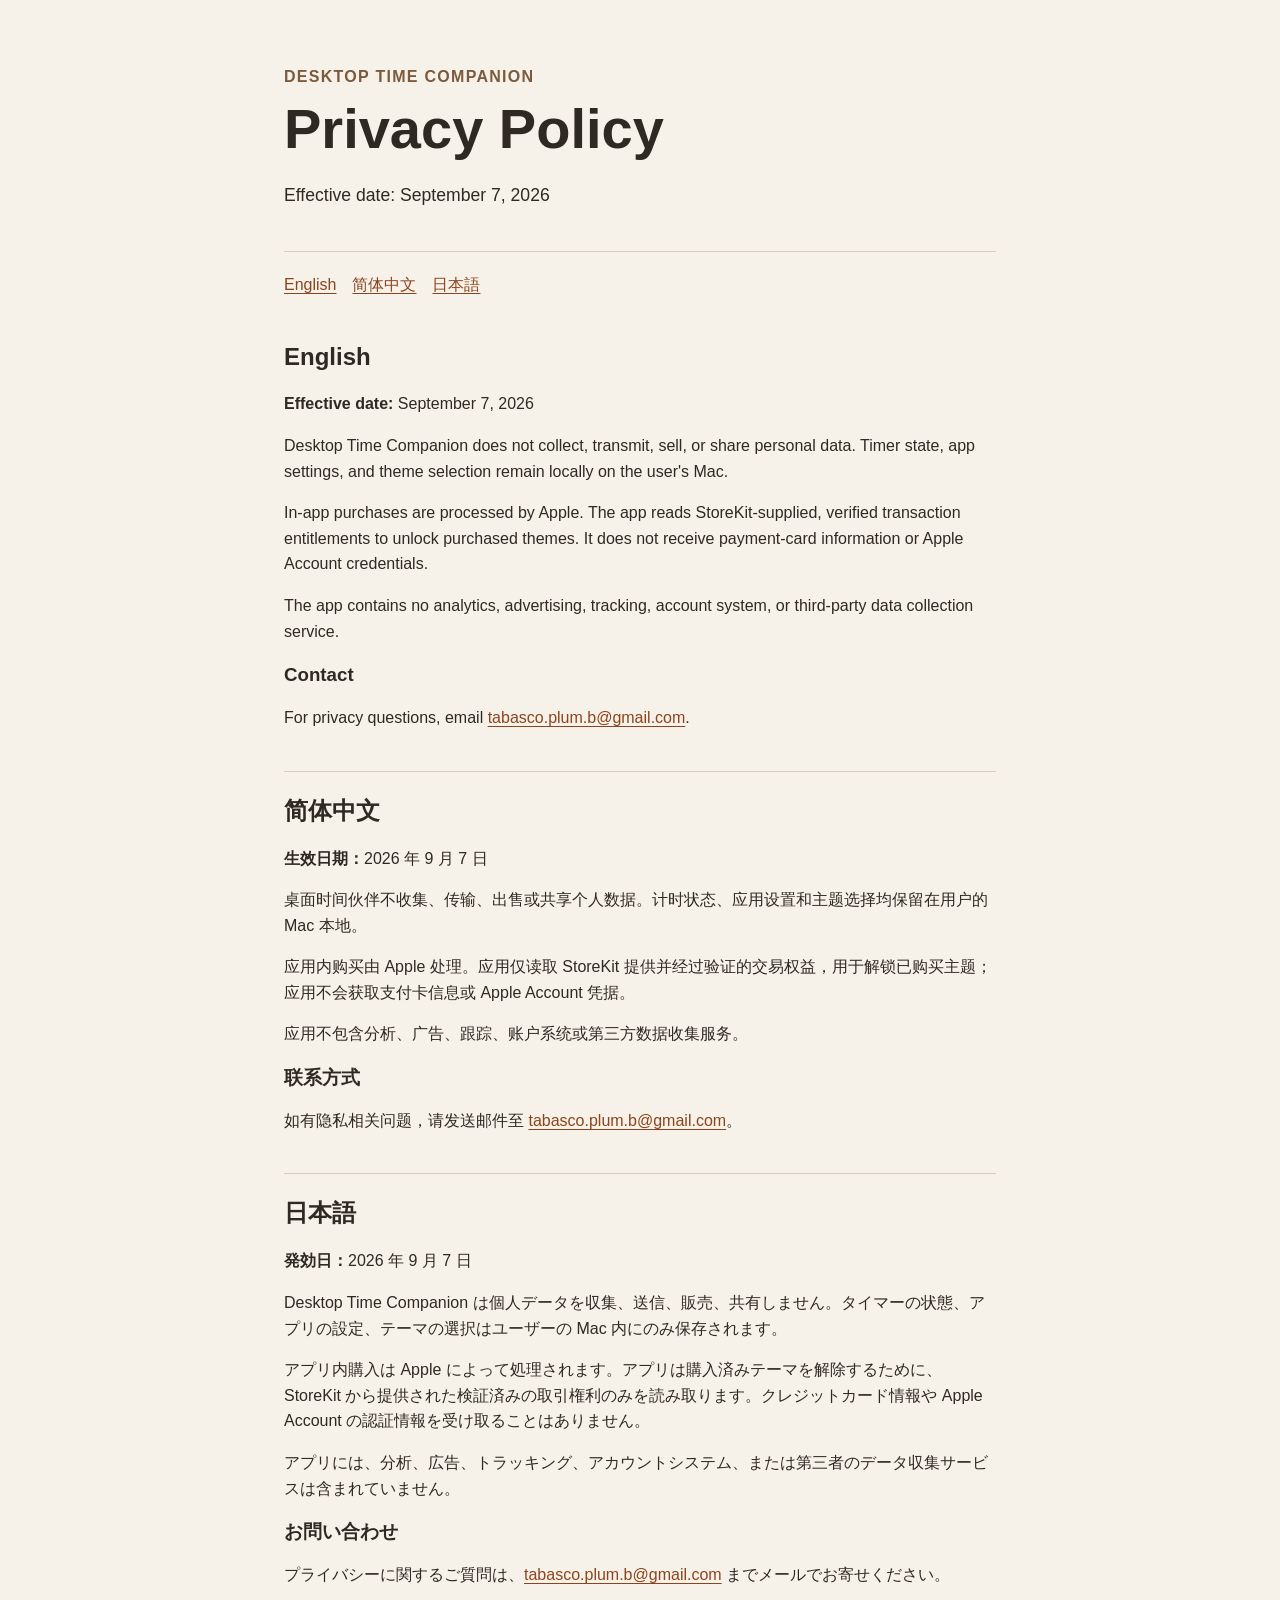
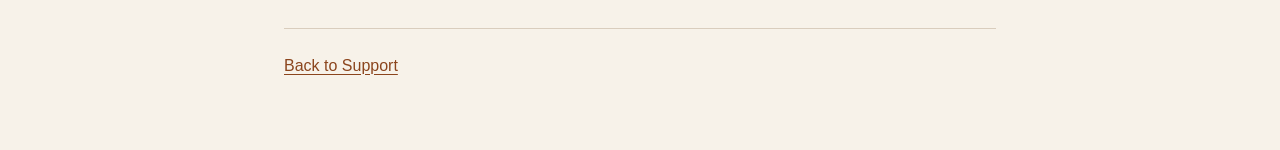
<file: public/cat-time-companion/privacy/index.html>
<!doctype html>
<html lang="en">
<head>
  <meta charset="utf-8">
  <meta name="viewport" content="width=device-width, initial-scale=1">
  <meta name="description" content="Privacy policy for Desktop Time Companion for macOS.">
  <link rel="canonical" href="https://b-plum.com/cat-time-companion/privacy/">
  <title>Desktop Time Companion Privacy Policy</title>
  <link rel="stylesheet" href="../styles.css">
</head>
<body>
  <main>
    <header>
      <p class="eyebrow">Desktop Time Companion</p>
      <h1>Privacy Policy</h1>
      <p class="intro">Effective date: September 7, 2026</p>
    </header>

    <nav aria-label="Page languages">
      <a href="#english">English</a>
      <a href="#simplified-chinese" lang="zh-Hans">简体中文</a>
      <a href="#japanese" lang="ja">日本語</a>
    </nav>

    <section id="english" lang="en">
      <h2>English</h2>
      <p><strong>Effective date:</strong> September 7, 2026</p>
      <p>Desktop Time Companion does not collect, transmit, sell, or share personal data. Timer state, app settings, and theme selection remain locally on the user's Mac.</p>
      <p>In-app purchases are processed by Apple. The app reads StoreKit-supplied, verified transaction entitlements to unlock purchased themes. It does not receive payment-card information or Apple Account credentials.</p>
      <p>The app contains no analytics, advertising, tracking, account system, or third-party data collection service.</p>
      <h3>Contact</h3>
      <p>For privacy questions, email <a href="mailto:tabasco.plum.b@gmail.com">tabasco.plum.b@gmail.com</a>.</p>
    </section>

    <section id="simplified-chinese" lang="zh-Hans">
      <h2>简体中文</h2>
      <p><strong>生效日期：</strong>2026 年 9 月 7 日</p>
      <p>桌面时间伙伴不收集、传输、出售或共享个人数据。计时状态、应用设置和主题选择均保留在用户的 Mac 本地。</p>
      <p>应用内购买由 Apple 处理。应用仅读取 StoreKit 提供并经过验证的交易权益，用于解锁已购买主题；应用不会获取支付卡信息或 Apple Account 凭据。</p>
      <p>应用不包含分析、广告、跟踪、账户系统或第三方数据收集服务。</p>
      <h3>联系方式</h3>
      <p>如有隐私相关问题，请发送邮件至 <a href="mailto:tabasco.plum.b@gmail.com">tabasco.plum.b@gmail.com</a>。</p>
    </section>

    <section id="japanese" lang="ja">
      <h2>日本語</h2>
      <p><strong>発効日：</strong>2026 年 9 月 7 日</p>
      <p>Desktop Time Companion は個人データを収集、送信、販売、共有しません。タイマーの状態、アプリの設定、テーマの選択はユーザーの Mac 内にのみ保存されます。</p>
      <p>アプリ内購入は Apple によって処理されます。アプリは購入済みテーマを解除するために、StoreKit から提供された検証済みの取引権利のみを読み取ります。クレジットカード情報や Apple Account の認証情報を受け取ることはありません。</p>
      <p>アプリには、分析、広告、トラッキング、アカウントシステム、または第三者のデータ収集サービスは含まれていません。</p>
      <h3>お問い合わせ</h3>
      <p>プライバシーに関するご質問は、<a href="mailto:tabasco.plum.b@gmail.com">tabasco.plum.b@gmail.com</a> までメールでお寄せください。</p>
    </section>

    <footer><a href="../support/">Back to Support</a></footer>
  </main>
</body>
</html>
</file>
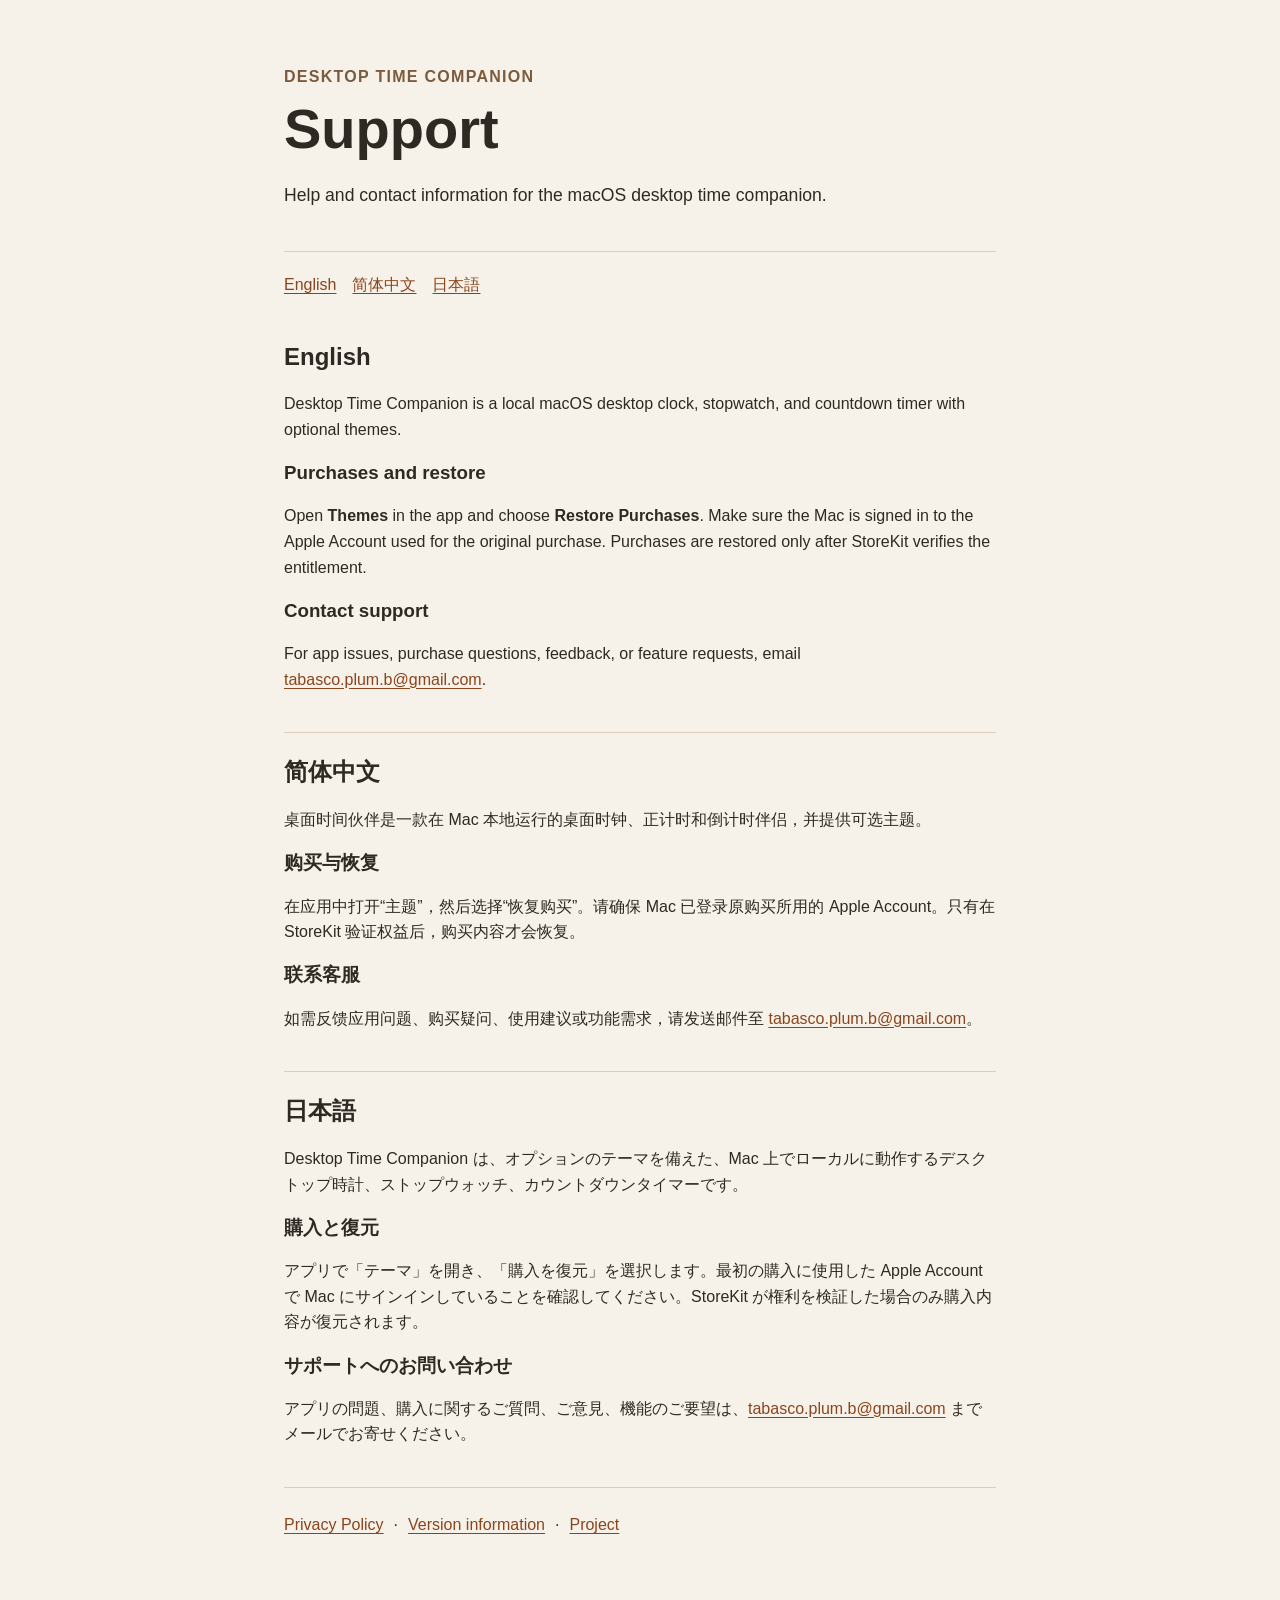
<file: public/cat-time-companion/support/index.html>
<!doctype html>
<html lang="en">
<head>
  <meta charset="utf-8">
  <meta name="viewport" content="width=device-width, initial-scale=1">
  <meta name="description" content="Support information for Desktop Time Companion for macOS.">
  <link rel="canonical" href="https://b-plum.com/cat-time-companion/support/">
  <title>Desktop Time Companion Support</title>
  <link rel="stylesheet" href="../styles.css">
</head>
<body>
  <main>
    <header>
      <p class="eyebrow">Desktop Time Companion</p>
      <h1>Support</h1>
      <p class="intro">Help and contact information for the macOS desktop time companion.</p>
    </header>

    <nav aria-label="Page languages">
      <a href="#english">English</a>
      <a href="#simplified-chinese" lang="zh-Hans">简体中文</a>
      <a href="#japanese" lang="ja">日本語</a>
    </nav>

    <section id="english" lang="en">
      <h2>English</h2>
      <p>Desktop Time Companion is a local macOS desktop clock, stopwatch, and countdown timer with optional themes.</p>
      <h3>Purchases and restore</h3>
      <p>Open <strong>Themes</strong> in the app and choose <strong>Restore Purchases</strong>. Make sure the Mac is signed in to the Apple Account used for the original purchase. Purchases are restored only after StoreKit verifies the entitlement.</p>
      <h3>Contact support</h3>
      <p>For app issues, purchase questions, feedback, or feature requests, email <a href="mailto:tabasco.plum.b@gmail.com">tabasco.plum.b@gmail.com</a>.</p>
    </section>

    <section id="simplified-chinese" lang="zh-Hans">
      <h2>简体中文</h2>
      <p>桌面时间伙伴是一款在 Mac 本地运行的桌面时钟、正计时和倒计时伴侣，并提供可选主题。</p>
      <h3>购买与恢复</h3>
      <p>在应用中打开“主题”，然后选择“恢复购买”。请确保 Mac 已登录原购买所用的 Apple Account。只有在 StoreKit 验证权益后，购买内容才会恢复。</p>
      <h3>联系客服</h3>
      <p>如需反馈应用问题、购买疑问、使用建议或功能需求，请发送邮件至 <a href="mailto:tabasco.plum.b@gmail.com">tabasco.plum.b@gmail.com</a>。</p>
    </section>

    <section id="japanese" lang="ja">
      <h2>日本語</h2>
      <p>Desktop Time Companion は、オプションのテーマを備えた、Mac 上でローカルに動作するデスクトップ時計、ストップウォッチ、カウントダウンタイマーです。</p>
      <h3>購入と復元</h3>
      <p>アプリで「テーマ」を開き、「購入を復元」を選択します。最初の購入に使用した Apple Account で Mac にサインインしていることを確認してください。StoreKit が権利を検証した場合のみ購入内容が復元されます。</p>
      <h3>サポートへのお問い合わせ</h3>
      <p>アプリの問題、購入に関するご質問、ご意見、機能のご要望は、<a href="mailto:tabasco.plum.b@gmail.com">tabasco.plum.b@gmail.com</a> までメールでお寄せください。</p>
    </section>

    <footer>
      <a href="../privacy/">Privacy Policy</a>
      <span aria-hidden="true">·</span>
      <a href="../versions/">Version information</a>
      <span aria-hidden="true">·</span>
      <a href="/en/projects/cat-time-companion">Project</a>
    </footer>
  </main>
</body>
</html>
</file>
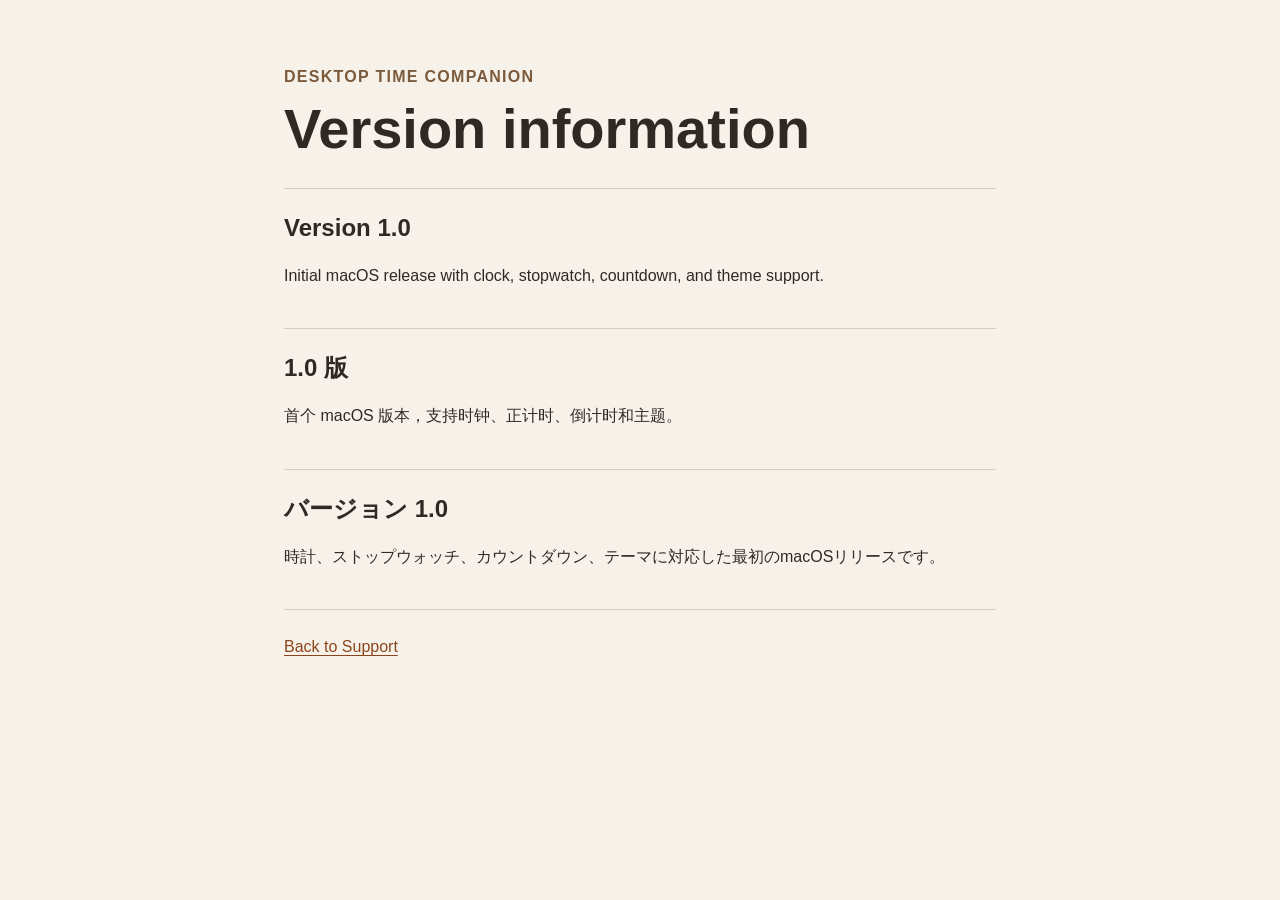
<file: public/cat-time-companion/versions/index.html>
<!doctype html>
<html lang="en">
<head>
  <meta charset="utf-8">
  <meta name="viewport" content="width=device-width, initial-scale=1">
  <meta name="description" content="Version information for Desktop Time Companion for macOS.">
  <link rel="canonical" href="https://b-plum.com/cat-time-companion/versions/">
  <title>Desktop Time Companion Version Information</title>
  <link rel="stylesheet" href="../styles.css">
</head>
<body>
  <main>
    <header>
      <p class="eyebrow">Desktop Time Companion</p>
      <h1>Version information</h1>
    </header>
    <section lang="en"><h2>Version 1.0</h2><p>Initial macOS release with clock, stopwatch, countdown, and theme support.</p></section>
    <section lang="zh-Hans"><h2>1.0 版</h2><p>首个 macOS 版本，支持时钟、正计时、倒计时和主题。</p></section>
    <section lang="ja"><h2>バージョン 1.0</h2><p>時計、ストップウォッチ、カウントダウン、テーマに対応した最初のmacOSリリースです。</p></section>
    <footer><a href="../support/">Back to Support</a></footer>
  </main>
</body>
</html>
</file>
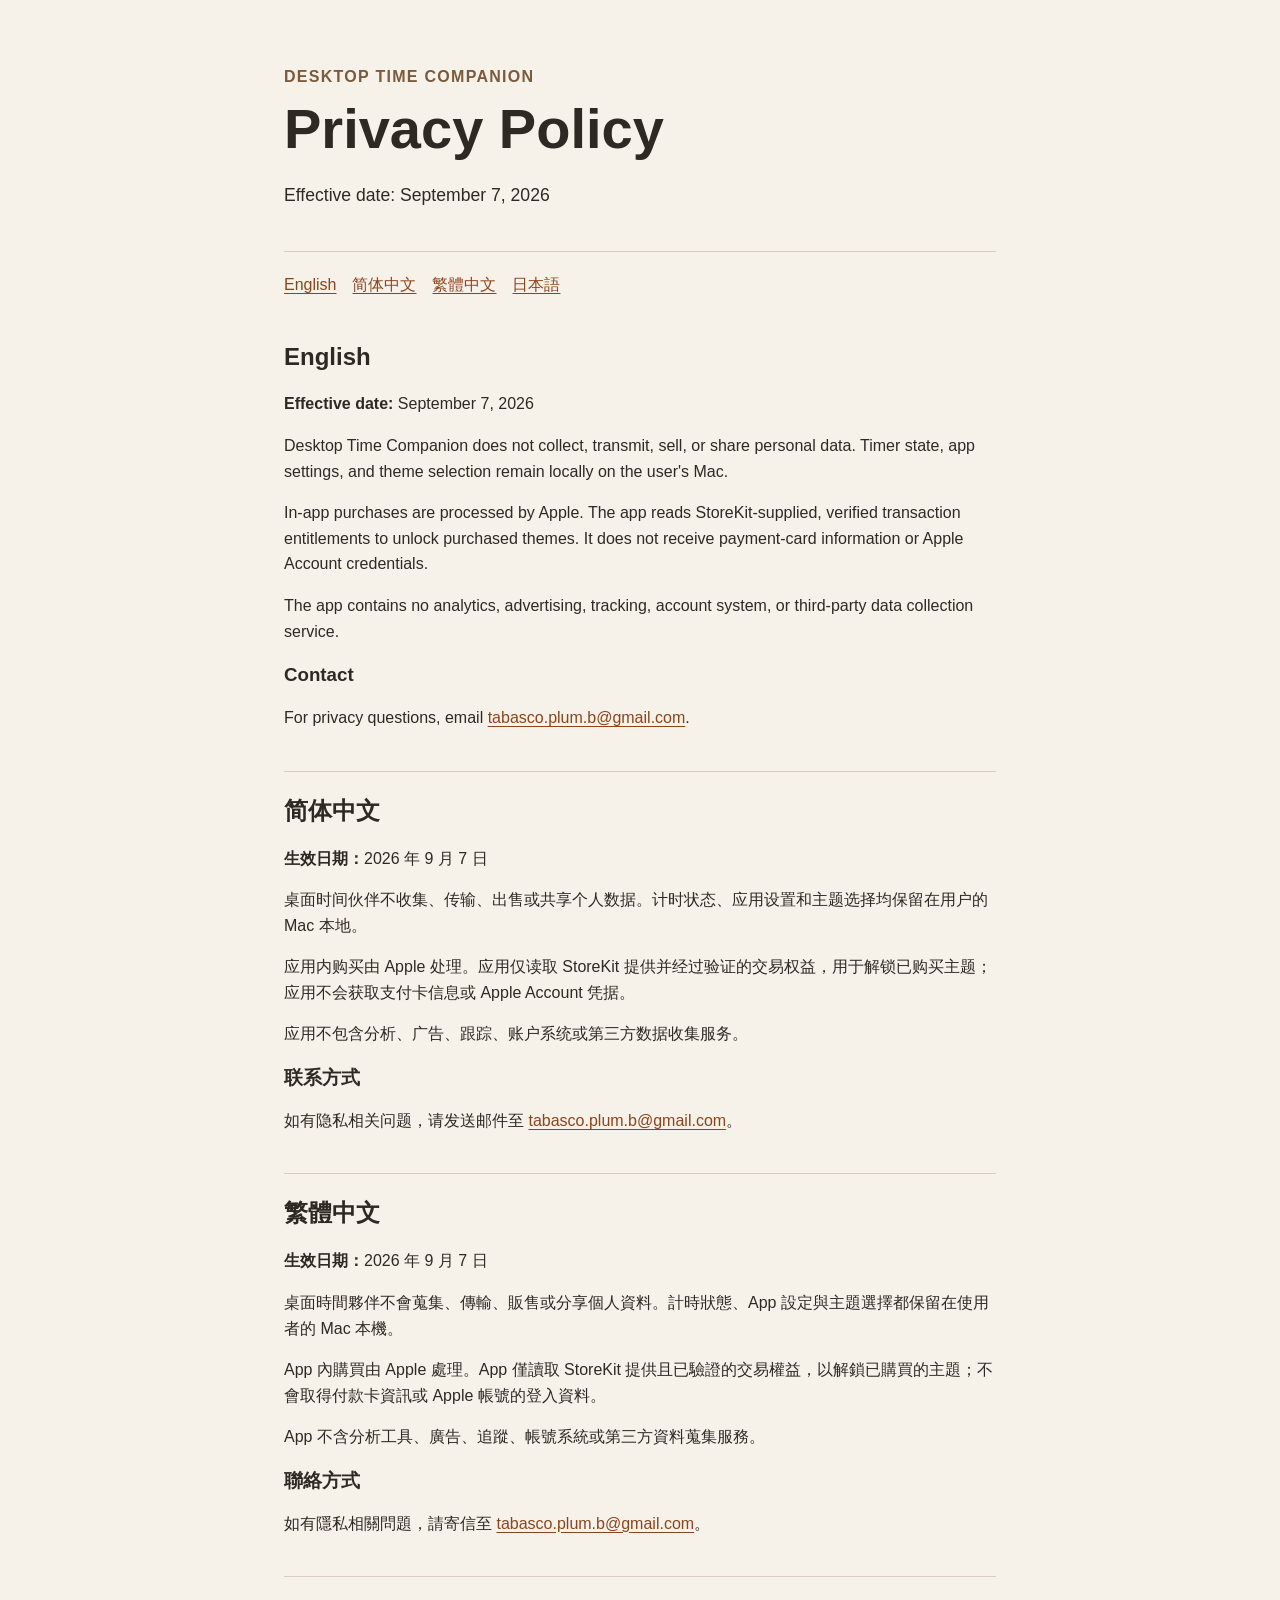
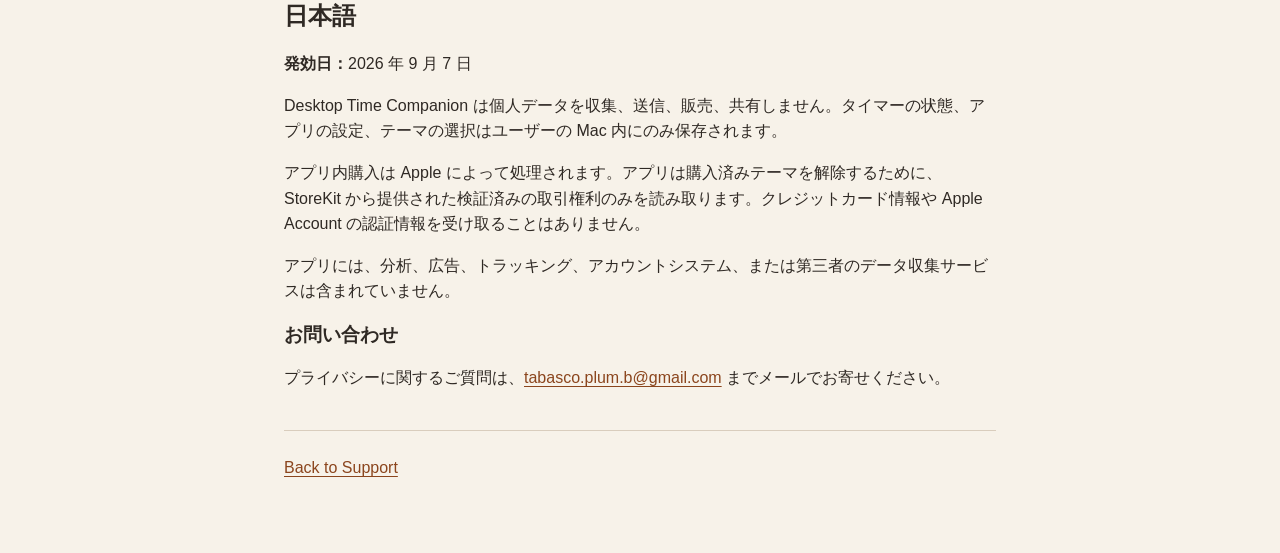
<file: public/desktop-time-companion/privacy/index.html>
<!doctype html>
<html lang="en">
<head>
  <meta charset="utf-8">
  <meta name="viewport" content="width=device-width, initial-scale=1">
  <meta name="description" content="Privacy policy for Desktop Time Companion for macOS.">
  <link rel="canonical" href="https://b-plum.com/desktop-time-companion/privacy/">
  <title>Desktop Time Companion Privacy Policy</title>
  <link rel="stylesheet" href="../styles.css">
</head>
<body>
  <main>
    <header>
      <p class="eyebrow">Desktop Time Companion</p>
      <h1>Privacy Policy</h1>
      <p class="intro">Effective date: September 7, 2026</p>
    </header>

    <nav aria-label="Page languages">
      <a href="#english">English</a>
      <a href="#simplified-chinese" lang="zh-Hans">简体中文</a>
      <a href="#traditional-chinese" lang="zh-Hant">繁體中文</a>
      <a href="#japanese" lang="ja">日本語</a>
    </nav>

    <section id="english" lang="en">
      <h2>English</h2>
      <p><strong>Effective date:</strong> September 7, 2026</p>
      <p>Desktop Time Companion does not collect, transmit, sell, or share personal data. Timer state, app settings, and theme selection remain locally on the user's Mac.</p>
      <p>In-app purchases are processed by Apple. The app reads StoreKit-supplied, verified transaction entitlements to unlock purchased themes. It does not receive payment-card information or Apple Account credentials.</p>
      <p>The app contains no analytics, advertising, tracking, account system, or third-party data collection service.</p>
      <h3>Contact</h3>
      <p>For privacy questions, email <a href="mailto:tabasco.plum.b@gmail.com">tabasco.plum.b@gmail.com</a>.</p>
    </section>

    <section id="simplified-chinese" lang="zh-Hans">
      <h2>简体中文</h2>
      <p><strong>生效日期：</strong>2026 年 9 月 7 日</p>
      <p>桌面时间伙伴不收集、传输、出售或共享个人数据。计时状态、应用设置和主题选择均保留在用户的 Mac 本地。</p>
      <p>应用内购买由 Apple 处理。应用仅读取 StoreKit 提供并经过验证的交易权益，用于解锁已购买主题；应用不会获取支付卡信息或 Apple Account 凭据。</p>
      <p>应用不包含分析、广告、跟踪、账户系统或第三方数据收集服务。</p>
      <h3>联系方式</h3>
      <p>如有隐私相关问题，请发送邮件至 <a href="mailto:tabasco.plum.b@gmail.com">tabasco.plum.b@gmail.com</a>。</p>
    </section>

    <section id="traditional-chinese" lang="zh-Hant">
      <h2>繁體中文</h2>
      <p><strong>生效日期：</strong>2026 年 9 月 7 日</p>
      <p>桌面時間夥伴不會蒐集、傳輸、販售或分享個人資料。計時狀態、App 設定與主題選擇都保留在使用者的 Mac 本機。</p>
      <p>App 內購買由 Apple 處理。App 僅讀取 StoreKit 提供且已驗證的交易權益，以解鎖已購買的主題；不會取得付款卡資訊或 Apple 帳號的登入資料。</p>
      <p>App 不含分析工具、廣告、追蹤、帳號系統或第三方資料蒐集服務。</p>
      <h3>聯絡方式</h3>
      <p>如有隱私相關問題，請寄信至 <a href="mailto:tabasco.plum.b@gmail.com">tabasco.plum.b@gmail.com</a>。</p>
    </section>

    <section id="japanese" lang="ja">
      <h2>日本語</h2>
      <p><strong>発効日：</strong>2026 年 9 月 7 日</p>
      <p>Desktop Time Companion は個人データを収集、送信、販売、共有しません。タイマーの状態、アプリの設定、テーマの選択はユーザーの Mac 内にのみ保存されます。</p>
      <p>アプリ内購入は Apple によって処理されます。アプリは購入済みテーマを解除するために、StoreKit から提供された検証済みの取引権利のみを読み取ります。クレジットカード情報や Apple Account の認証情報を受け取ることはありません。</p>
      <p>アプリには、分析、広告、トラッキング、アカウントシステム、または第三者のデータ収集サービスは含まれていません。</p>
      <h3>お問い合わせ</h3>
      <p>プライバシーに関するご質問は、<a href="mailto:tabasco.plum.b@gmail.com">tabasco.plum.b@gmail.com</a> までメールでお寄せください。</p>
    </section>

    <footer><a href="../support/">Back to Support</a></footer>
  </main>
</body>
</html>
</file>
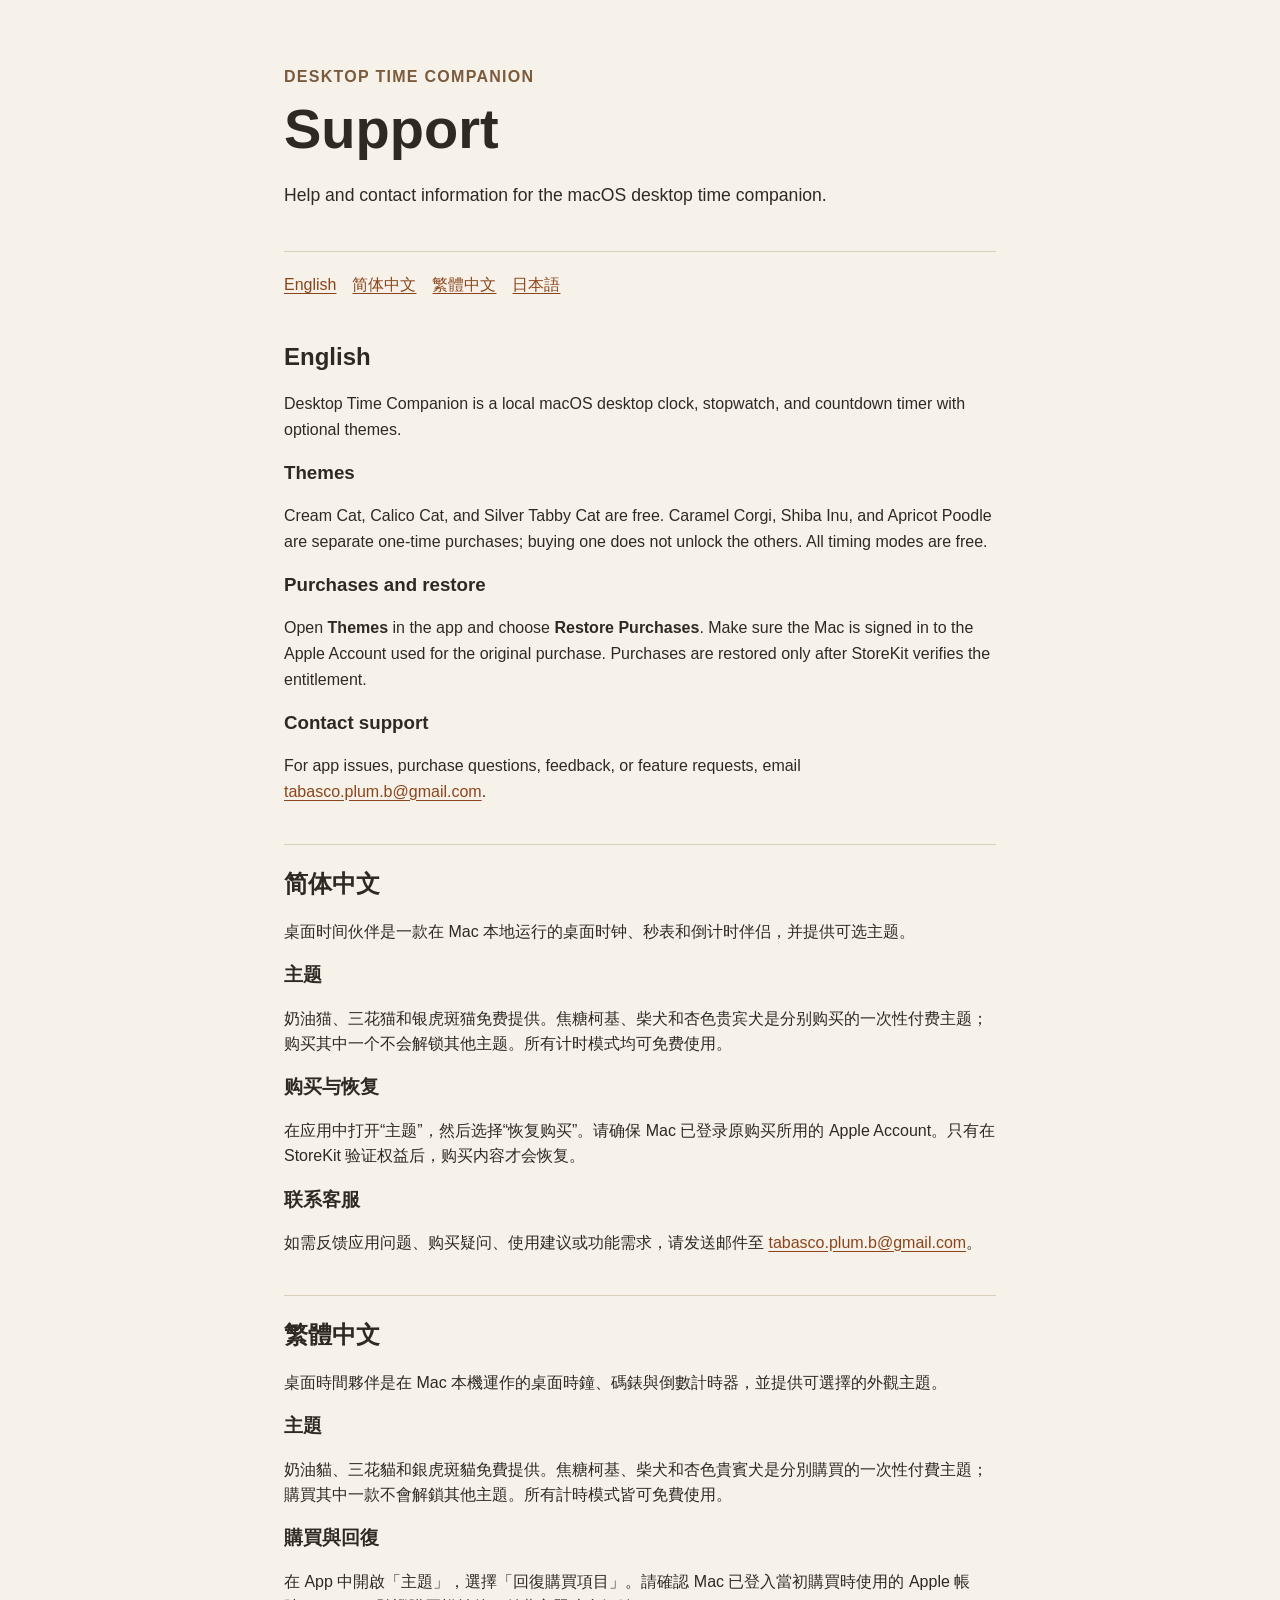
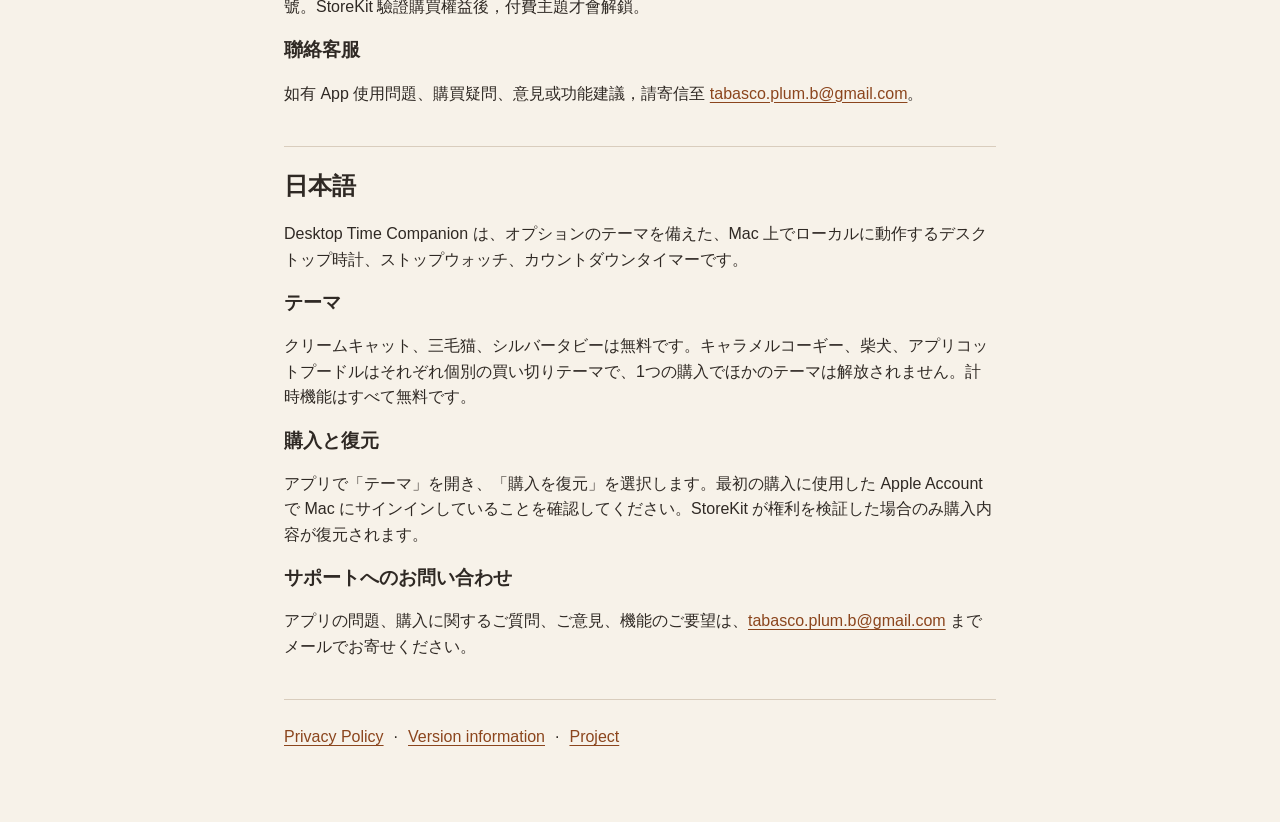
<file: public/desktop-time-companion/support/index.html>
<!doctype html>
<html lang="en">
<head>
  <meta charset="utf-8">
  <meta name="viewport" content="width=device-width, initial-scale=1">
  <meta name="description" content="Support information for Desktop Time Companion for macOS.">
  <link rel="canonical" href="https://b-plum.com/desktop-time-companion/support/">
  <title>Desktop Time Companion Support</title>
  <link rel="stylesheet" href="../styles.css">
</head>
<body>
  <main>
    <header>
      <p class="eyebrow">Desktop Time Companion</p>
      <h1>Support</h1>
      <p class="intro">Help and contact information for the macOS desktop time companion.</p>
    </header>

    <nav aria-label="Page languages">
      <a href="#english">English</a>
      <a href="#simplified-chinese" lang="zh-Hans">简体中文</a>
      <a href="#traditional-chinese" lang="zh-Hant">繁體中文</a>
      <a href="#japanese" lang="ja">日本語</a>
    </nav>

    <section id="english" lang="en">
      <h2>English</h2>
      <p>Desktop Time Companion is a local macOS desktop clock, stopwatch, and countdown timer with optional themes.</p>
      <h3>Themes</h3>
      <p>Cream Cat, Calico Cat, and Silver Tabby Cat are free. Caramel Corgi, Shiba Inu, and Apricot Poodle are separate one-time purchases; buying one does not unlock the others. All timing modes are free.</p>
      <h3>Purchases and restore</h3>
      <p>Open <strong>Themes</strong> in the app and choose <strong>Restore Purchases</strong>. Make sure the Mac is signed in to the Apple Account used for the original purchase. Purchases are restored only after StoreKit verifies the entitlement.</p>
      <h3>Contact support</h3>
      <p>For app issues, purchase questions, feedback, or feature requests, email <a href="mailto:tabasco.plum.b@gmail.com">tabasco.plum.b@gmail.com</a>.</p>
    </section>

    <section id="simplified-chinese" lang="zh-Hans">
      <h2>简体中文</h2>
      <p>桌面时间伙伴是一款在 Mac 本地运行的桌面时钟、秒表和倒计时伴侣，并提供可选主题。</p>
      <h3>主题</h3>
      <p>奶油猫、三花猫和银虎斑猫免费提供。焦糖柯基、柴犬和杏色贵宾犬是分别购买的一次性付费主题；购买其中一个不会解锁其他主题。所有计时模式均可免费使用。</p>
      <h3>购买与恢复</h3>
      <p>在应用中打开“主题”，然后选择“恢复购买”。请确保 Mac 已登录原购买所用的 Apple Account。只有在 StoreKit 验证权益后，购买内容才会恢复。</p>
      <h3>联系客服</h3>
      <p>如需反馈应用问题、购买疑问、使用建议或功能需求，请发送邮件至 <a href="mailto:tabasco.plum.b@gmail.com">tabasco.plum.b@gmail.com</a>。</p>
    </section>

    <section id="traditional-chinese" lang="zh-Hant">
      <h2>繁體中文</h2>
      <p>桌面時間夥伴是在 Mac 本機運作的桌面時鐘、碼錶與倒數計時器，並提供可選擇的外觀主題。</p>
      <h3>主題</h3>
      <p>奶油貓、三花貓和銀虎斑貓免費提供。焦糖柯基、柴犬和杏色貴賓犬是分別購買的一次性付費主題；購買其中一款不會解鎖其他主題。所有計時模式皆可免費使用。</p>
      <h3>購買與回復</h3>
      <p>在 App 中開啟「主題」，選擇「回復購買項目」。請確認 Mac 已登入當初購買時使用的 Apple 帳號。StoreKit 驗證購買權益後，付費主題才會解鎖。</p>
      <h3>聯絡客服</h3>
      <p>如有 App 使用問題、購買疑問、意見或功能建議，請寄信至 <a href="mailto:tabasco.plum.b@gmail.com">tabasco.plum.b@gmail.com</a>。</p>
    </section>

    <section id="japanese" lang="ja">
      <h2>日本語</h2>
      <p>Desktop Time Companion は、オプションのテーマを備えた、Mac 上でローカルに動作するデスクトップ時計、ストップウォッチ、カウントダウンタイマーです。</p>
      <h3>テーマ</h3>
      <p>クリームキャット、三毛猫、シルバータビーは無料です。キャラメルコーギー、柴犬、アプリコットプードルはそれぞれ個別の買い切りテーマで、1つの購入でほかのテーマは解放されません。計時機能はすべて無料です。</p>
      <h3>購入と復元</h3>
      <p>アプリで「テーマ」を開き、「購入を復元」を選択します。最初の購入に使用した Apple Account で Mac にサインインしていることを確認してください。StoreKit が権利を検証した場合のみ購入内容が復元されます。</p>
      <h3>サポートへのお問い合わせ</h3>
      <p>アプリの問題、購入に関するご質問、ご意見、機能のご要望は、<a href="mailto:tabasco.plum.b@gmail.com">tabasco.plum.b@gmail.com</a> までメールでお寄せください。</p>
    </section>

    <footer>
      <a href="../privacy/">Privacy Policy</a>
      <span aria-hidden="true">·</span>
      <a href="../versions/">Version information</a>
      <span aria-hidden="true">·</span>
      <a href="/en/projects/desktop-time-companion">Project</a>
    </footer>
  </main>
</body>
</html>
</file>
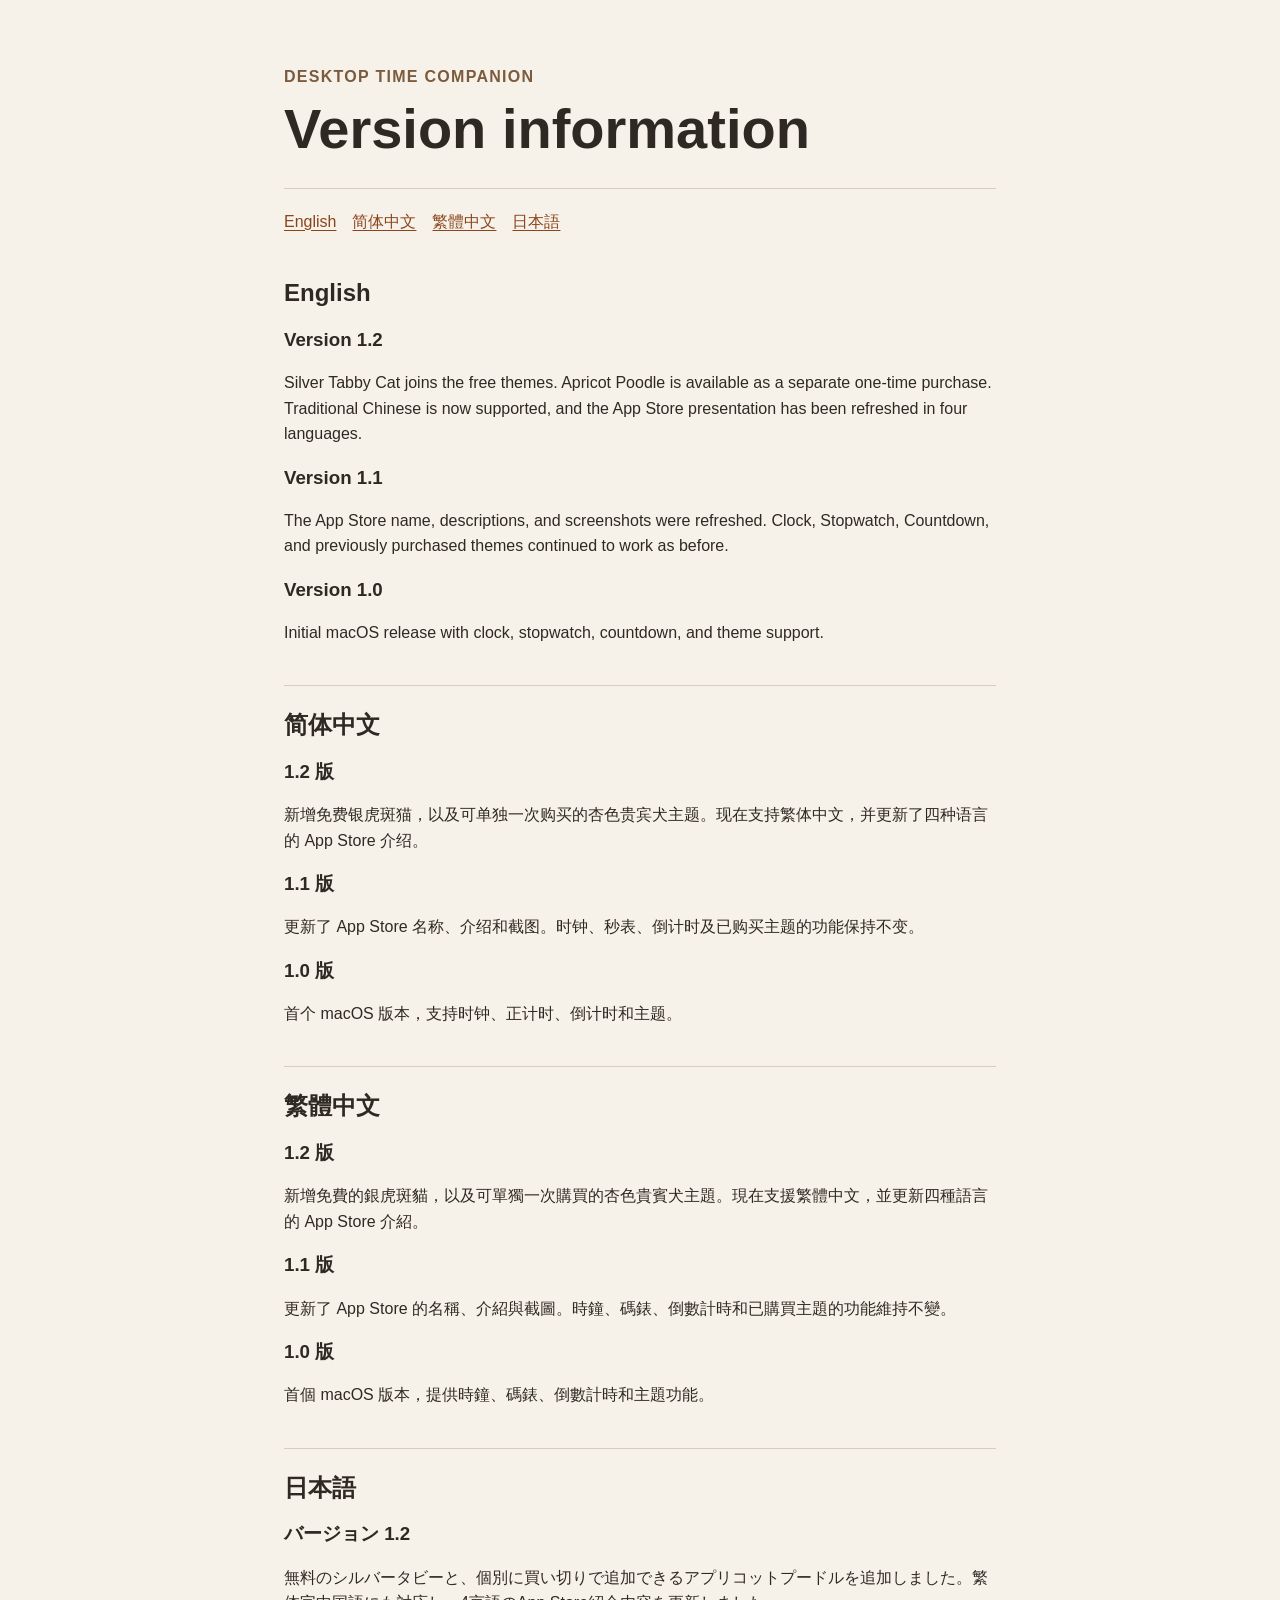
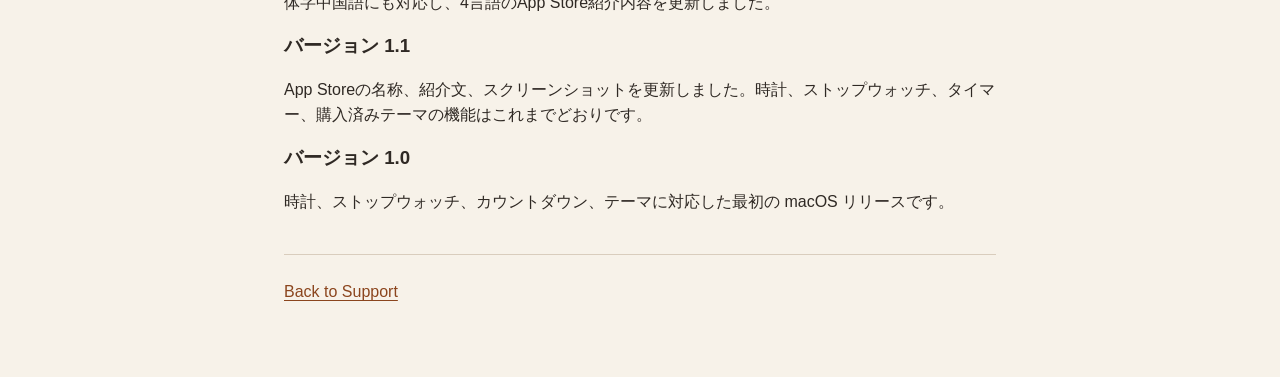
<file: public/desktop-time-companion/versions/index.html>
<!doctype html>
<html lang="en">
<head>
  <meta charset="utf-8">
  <meta name="viewport" content="width=device-width, initial-scale=1">
  <meta name="description" content="Version information for Desktop Time Companion for macOS.">
  <link rel="canonical" href="https://b-plum.com/desktop-time-companion/versions/">
  <title>Desktop Time Companion Version Information</title>
  <link rel="stylesheet" href="../styles.css">
</head>
<body>
  <main>
    <header>
      <p class="eyebrow">Desktop Time Companion</p>
      <h1>Version information</h1>
    </header>

    <nav aria-label="Page languages">
      <a href="#english">English</a>
      <a href="#simplified-chinese" lang="zh-Hans">简体中文</a>
      <a href="#traditional-chinese" lang="zh-Hant">繁體中文</a>
      <a href="#japanese" lang="ja">日本語</a>
    </nav>

    <section id="english" lang="en">
      <h2>English</h2>
      <h3>Version 1.2</h3>
      <p>Silver Tabby Cat joins the free themes. Apricot Poodle is available as a separate one-time purchase. Traditional Chinese is now supported, and the App Store presentation has been refreshed in four languages.</p>
      <h3>Version 1.1</h3>
      <p>The App Store name, descriptions, and screenshots were refreshed. Clock, Stopwatch, Countdown, and previously purchased themes continued to work as before.</p>
      <h3>Version 1.0</h3>
      <p>Initial macOS release with clock, stopwatch, countdown, and theme support.</p>
    </section>

    <section id="simplified-chinese" lang="zh-Hans">
      <h2>简体中文</h2>
      <h3>1.2 版</h3>
      <p>新增免费银虎斑猫，以及可单独一次购买的杏色贵宾犬主题。现在支持繁体中文，并更新了四种语言的 App Store 介绍。</p>
      <h3>1.1 版</h3>
      <p>更新了 App Store 名称、介绍和截图。时钟、秒表、倒计时及已购买主题的功能保持不变。</p>
      <h3>1.0 版</h3>
      <p>首个 macOS 版本，支持时钟、正计时、倒计时和主题。</p>
    </section>

    <section id="traditional-chinese" lang="zh-Hant">
      <h2>繁體中文</h2>
      <h3>1.2 版</h3>
      <p>新增免費的銀虎斑貓，以及可單獨一次購買的杏色貴賓犬主題。現在支援繁體中文，並更新四種語言的 App Store 介紹。</p>
      <h3>1.1 版</h3>
      <p>更新了 App Store 的名稱、介紹與截圖。時鐘、碼錶、倒數計時和已購買主題的功能維持不變。</p>
      <h3>1.0 版</h3>
      <p>首個 macOS 版本，提供時鐘、碼錶、倒數計時和主題功能。</p>
    </section>

    <section id="japanese" lang="ja">
      <h2>日本語</h2>
      <h3>バージョン 1.2</h3>
      <p>無料のシルバータビーと、個別に買い切りで追加できるアプリコットプードルを追加しました。繁体字中国語にも対応し、4言語のApp Store紹介内容を更新しました。</p>
      <h3>バージョン 1.1</h3>
      <p>App Storeの名称、紹介文、スクリーンショットを更新しました。時計、ストップウォッチ、タイマー、購入済みテーマの機能はこれまでどおりです。</p>
      <h3>バージョン 1.0</h3>
      <p>時計、ストップウォッチ、カウントダウン、テーマに対応した最初の macOS リリースです。</p>
    </section>

    <footer><a href="../support/">Back to Support</a></footer>
  </main>
</body>
</html>
</file>
<file: public/cat-time-companion/styles.css>
:root {
  color-scheme: light dark;
  font-family: -apple-system, BlinkMacSystemFont, "Segoe UI", sans-serif;
  line-height: 1.6;
}

body {
  margin: 0;
  color: #2f2924;
  background: #f7f2e9;
}

main {
  box-sizing: border-box;
  width: min(760px, 100%);
  margin: 0 auto;
  padding: 48px 24px;
}

header,
section,
footer {
  padding: 24px 0;
  border-bottom: 1px solid #d9cdbd;
}

header { padding-top: 0; }

.eyebrow {
  margin-bottom: 4px;
  color: #7b5a3d;
  font-weight: 700;
  letter-spacing: 0.08em;
  text-transform: uppercase;
}

h1,
h2,
h3 { line-height: 1.25; }

h1 {
  margin: 0;
  font-size: clamp(2rem, 7vw, 3.5rem);
}

h2 { margin-top: 0; }
.intro { font-size: 1.1rem; }

nav,
footer {
  display: flex;
  flex-wrap: wrap;
  gap: 16px;
}

nav { padding: 20px 0; }

a {
  color: #8b451d;
  text-underline-offset: 3px;
}

footer {
  gap: 10px;
  border: 0;
}

@media (prefers-color-scheme: dark) {
  body {
    color: #f5eee5;
    background: #211c18;
  }

  header,
  section,
  footer { border-color: #514439; }

  .eyebrow,
  a { color: #e7b98f; }
}
</file>
<file: public/desktop-time-companion/styles.css>
:root {
  color-scheme: light dark;
  font-family: -apple-system, BlinkMacSystemFont, "Segoe UI", sans-serif;
  line-height: 1.6;
}

body {
  margin: 0;
  color: #2f2924;
  background: #f7f2e9;
}

main {
  box-sizing: border-box;
  width: min(760px, 100%);
  margin: 0 auto;
  padding: 48px 24px;
}

header,
section,
footer {
  padding: 24px 0;
  border-bottom: 1px solid #d9cdbd;
}

header { padding-top: 0; }

.eyebrow {
  margin-bottom: 4px;
  color: #7b5a3d;
  font-weight: 700;
  letter-spacing: 0.08em;
  text-transform: uppercase;
}

h1,
h2,
h3 { line-height: 1.25; }

h1 {
  margin: 0;
  font-size: clamp(2rem, 7vw, 3.5rem);
}

h2 { margin-top: 0; }
.intro { font-size: 1.1rem; }

nav,
footer {
  display: flex;
  flex-wrap: wrap;
  gap: 16px;
}

nav { padding: 20px 0; }

a {
  color: #8b451d;
  text-underline-offset: 3px;
}

footer {
  gap: 10px;
  border: 0;
}

@media (prefers-color-scheme: dark) {
  body {
    color: #f5eee5;
    background: #211c18;
  }

  header,
  section,
  footer { border-color: #514439; }

  .eyebrow,
  a { color: #e7b98f; }
}
</file>
